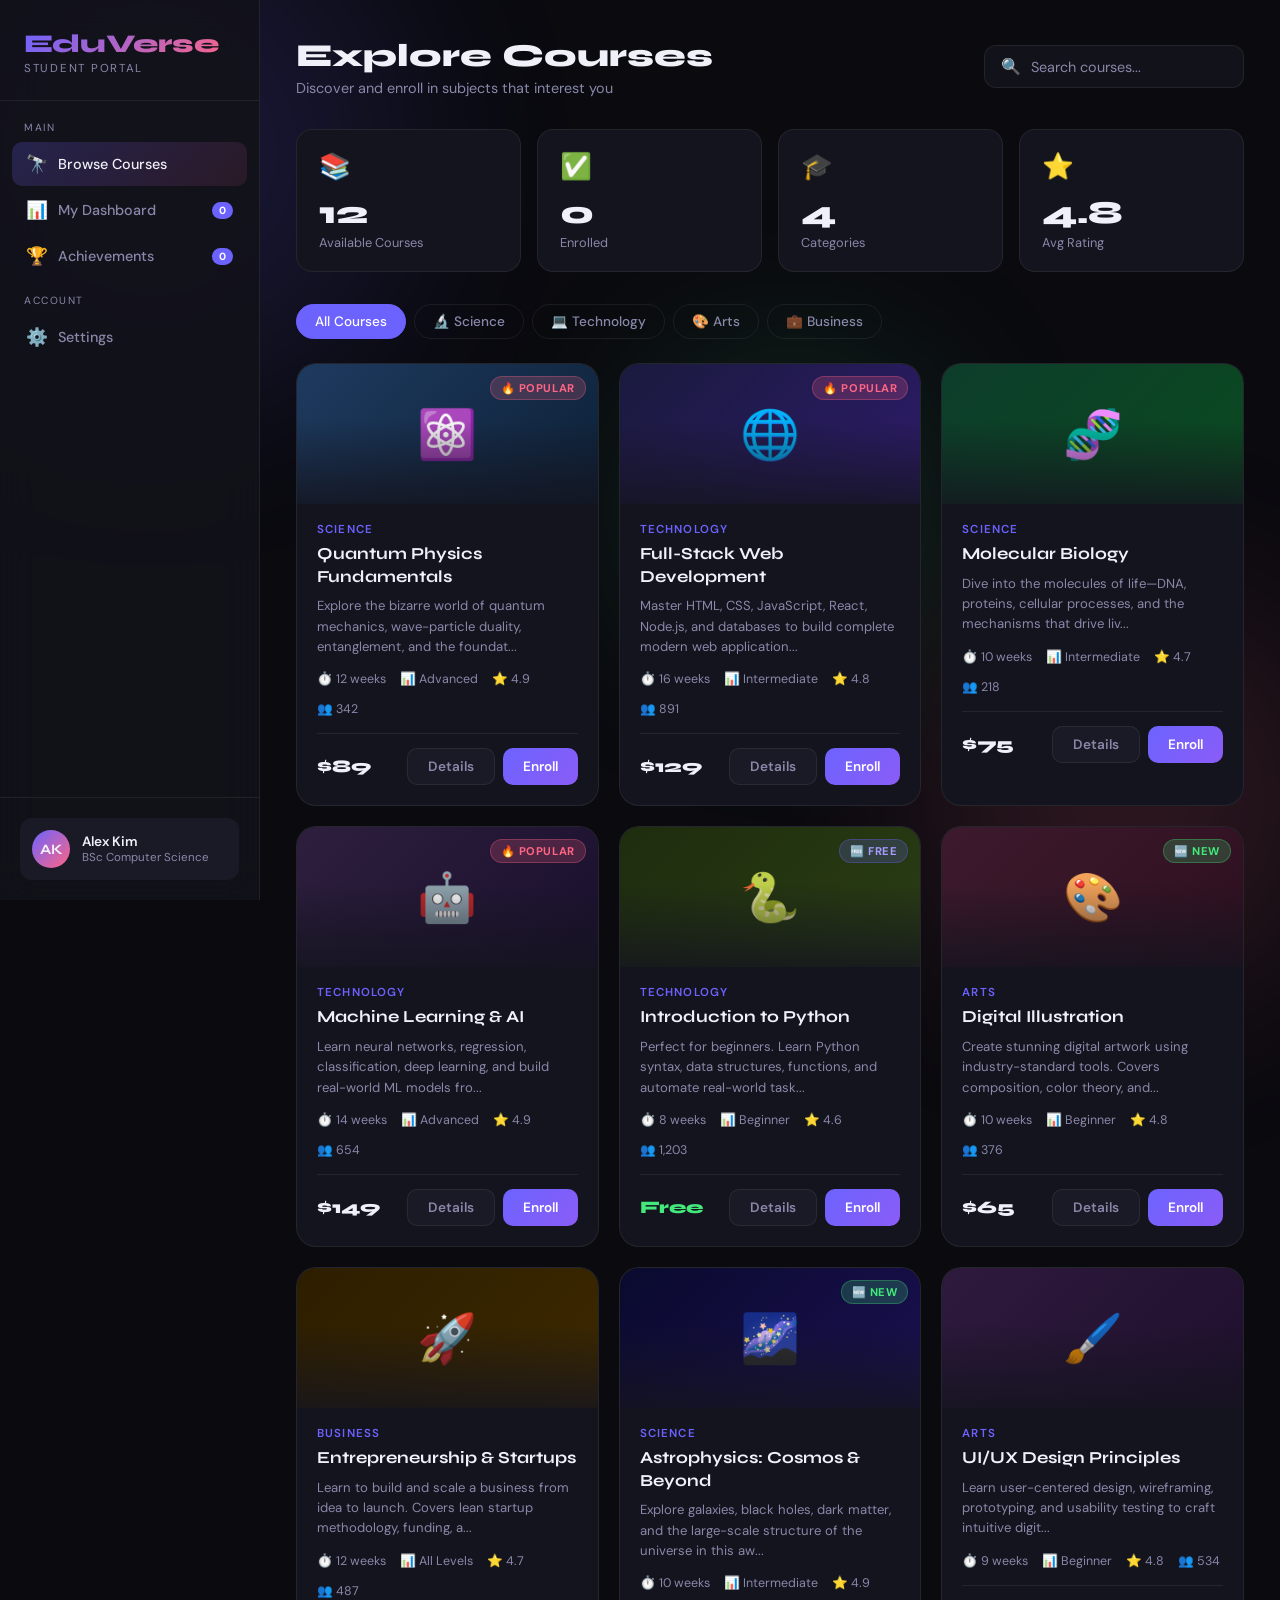
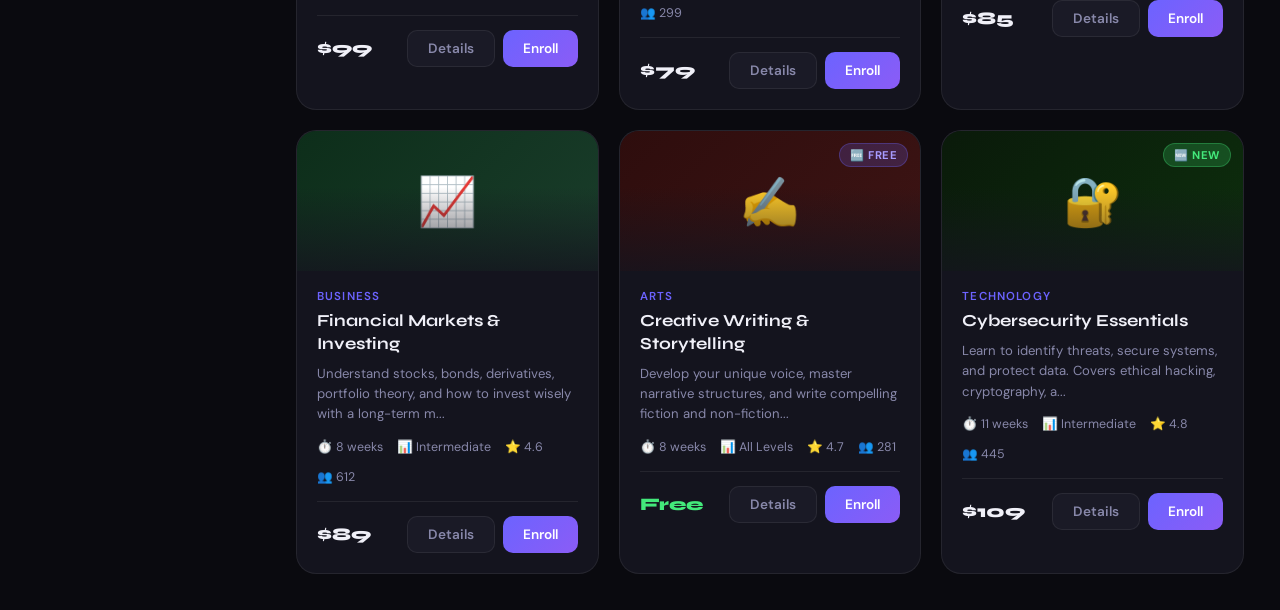
<file: index.html>
<!DOCTYPE html>
<html lang="en">
<head>
<meta charset="UTF-8">
<meta name="viewport" content="width=device-width, initial-scale=1.0">
<title>EduVerse — Browse Courses</title>
<link rel="stylesheet" href="style.css">
</head>
<body>

<div class="bg-orbs">
  <div class="orb orb1"></div>
  <div class="orb orb2"></div>
  <div class="orb orb3"></div>
</div>

<button class="hamburger" id="hamburger" onclick="toggleSidebar()">
  <span></span><span></span><span></span>
</button>

<div class="app">
  <!-- SIDEBAR -->
  <aside class="sidebar" id="sidebar">
    <div class="logo" onclick="location.href='index.html'">
      <div class="logo-mark">EduVerse</div>
      <div class="logo-sub">Student Portal</div>
    </div>
    <nav class="nav">
      <div class="nav-label">Main</div>
      <a class="nav-item active" href="index.html" data-page="browse">
        <span class="nav-icon">🔭</span> Browse Courses
      </a>
      <a class="nav-item" href="dashboard.html" data-page="dashboard">
        <span class="nav-icon">📊</span> My Dashboard
        <span class="nav-badge" id="dash-badge">0</span>
      </a>
      <a class="nav-item" href="achievements.html" data-page="achievements">
        <span class="nav-icon">🏆</span> Achievements
        <span class="nav-badge" id="achieve-badge">0</span>
      </a>
      <div class="nav-label" style="margin-top:16px">Account</div>
      <a class="nav-item" href="#" onclick="showToast('Settings coming soon!');return false">
        <span class="nav-icon">⚙️</span> Settings
      </a>
    </nav>
    <div class="sidebar-footer">
      <div class="user-card">
        <div class="avatar">AK</div>
        <div>
          <div class="user-name">Alex Kim</div>
          <div class="user-role">BSc Computer Science</div>
        </div>
      </div>
    </div>
  </aside>

  <!-- MAIN -->
  <main class="main">
    <div class="page-header">
      <div>
        <div class="page-title">Explore Courses</div>
        <div class="page-sub">Discover and enroll in subjects that interest you</div>
      </div>
      <div class="search-bar">
        <span>🔍</span>
        <input type="text" id="search-input" placeholder="Search courses..." oninput="renderCourses()">
      </div>
    </div>

    <div class="stats-row">
      <div class="stat-card">
        <div class="stat-icon">📚</div>
        <div class="stat-val">12</div>
        <div class="stat-label">Available Courses</div>
      </div>
      <div class="stat-card">
        <div class="stat-icon">✅</div>
        <div class="stat-val" id="stat-enrolled">0</div>
        <div class="stat-label">Enrolled</div>
      </div>
      <div class="stat-card">
        <div class="stat-icon">🎓</div>
        <div class="stat-val">4</div>
        <div class="stat-label">Categories</div>
      </div>
      <div class="stat-card">
        <div class="stat-icon">⭐</div>
        <div class="stat-val">4.8</div>
        <div class="stat-label">Avg Rating</div>
      </div>
    </div>

    <div class="filters">
      <button class="filter-btn active" onclick="setFilter(this,'all')">All Courses</button>
      <button class="filter-btn" onclick="setFilter(this,'Science')">🔬 Science</button>
      <button class="filter-btn" onclick="setFilter(this,'Technology')">💻 Technology</button>
      <button class="filter-btn" onclick="setFilter(this,'Arts')">🎨 Arts</button>
      <button class="filter-btn" onclick="setFilter(this,'Business')">💼 Business</button>
    </div>

    <div class="courses-grid" id="courses-grid"></div>
  </main>
</div>

<!-- MODAL -->
<div class="modal-overlay" id="modal-overlay" onclick="closeModal(event)">
  <div class="modal">
    <div class="modal-header">
      <div></div>
      <button class="modal-close" onclick="closeModalBtn()">✕</button>
    </div>
    <div class="modal-body" id="modal-body"></div>
  </div>
</div>

<div id="toast-container" style="position:fixed;bottom:24px;right:24px;z-index:9999;display:flex;flex-direction:column;gap:10px"></div>

<script src="shared.js"></script>
<script>
let activeFilter = 'all';
let activeModalId = null;

function renderCourses() {
  const enrolled = getEnrolled();
  const grid = document.getElementById('courses-grid');
  const q = document.getElementById('search-input').value.toLowerCase();
  const filtered = COURSES.filter(c => {
    const matchCat = activeFilter === 'all' || c.cat === activeFilter;
    const matchQ   = c.title.toLowerCase().includes(q) || c.cat.toLowerCase().includes(q) || c.desc.toLowerCase().includes(q);
    return matchCat && matchQ;
  });

  grid.innerHTML = filtered.length === 0 ? `
    <div class="empty-state" style="grid-column:1/-1">
      <div class="icon">🔍</div><h3>No courses found</h3><p>Try a different search or category.</p>
    </div>` : '';

  filtered.forEach((c, i) => {
    const isEnrolled = enrolled.has(c.id);
    const card = document.createElement('div');
    card.className = 'course-card';
    card.style.animationDelay = (i * 0.05) + 's';
    card.innerHTML = `
      <div class="course-banner" style="background:${c.color}">
        ${c.icon}
        ${c.badge ? `<span class="course-badge badge-${c.badge}">${c.badge==='new'?'🆕 New':c.badge==='pop'?'🔥 Popular':'🆓 Free'}</span>` : ''}
      </div>
      <div class="course-body">
        <div class="course-cat">${c.cat}</div>
        <div class="course-title">${c.title}</div>
        <div class="course-desc">${c.desc.substring(0,100)}...</div>
        <div class="course-meta">
          <span class="meta-item">⏱️ ${c.duration}</span>
          <span class="meta-item">📊 ${c.level}</span>
          <span class="meta-item">⭐ ${c.rating}</span>
          <span class="meta-item">👥 ${c.students.toLocaleString()}</span>
        </div>
        <div class="course-footer">
          <div class="course-price ${c.price==='Free'?'free':''}">${c.price}</div>
          <div style="display:flex;gap:8px">
            <button class="enroll-btn outline" onclick="openModal(${c.id});event.stopPropagation()">Details</button>
            <button class="enroll-btn ${isEnrolled?'enrolled':'primary'}" onclick="toggleEnroll(${c.id});event.stopPropagation()">
              ${isEnrolled ? '✓ Enrolled' : 'Enroll'}
            </button>
          </div>
        </div>
      </div>`;
    card.onclick = () => openModal(c.id);
    grid.appendChild(card);
  });

  document.getElementById('stat-enrolled').textContent = enrolled.size;
  refreshNavBadges();
}

function setFilter(btn, cat) {
  document.querySelectorAll('.filter-btn').forEach(b => b.classList.remove('active'));
  btn.classList.add('active');
  activeFilter = cat;
  renderCourses();
}

function toggleEnroll(id) {
  const enrolled = getEnrolled();
  const prog = getProgress();
  const c = COURSES.find(x => x.id === id);
  if (enrolled.has(id)) {
    enrolled.delete(id);
    delete prog[id];
    showToast(`Dropped: ${c.title}`, true);
  } else {
    enrolled.add(id);
    prog[id] = Math.floor(Math.random() * 40) + 5;
    showToast(`Enrolled in: ${c.title}`);
  }
  saveEnrolled(enrolled);
  saveProgress(prog);
  renderCourses();
  if (activeModalId === id) openModal(id);
}

function openModal(id) {
  const c = COURSES.find(x => x.id === id);
  activeModalId = id;
  const isEnrolled = getEnrolled().has(id);
  document.getElementById('modal-body').innerHTML = `
    <div class="modal-banner" style="background:${c.color}">${c.icon}</div>
    <div class="modal-cat">${c.cat}</div>
    <div class="modal-title">${c.title}</div>
    <div class="modal-desc">${c.desc}</div>
    <div class="modal-details">
      <div class="detail-item"><div class="detail-label">Duration</div><div class="detail-val">⏱️ ${c.duration}</div></div>
      <div class="detail-item"><div class="detail-label">Level</div><div class="detail-val">📊 ${c.level}</div></div>
      <div class="detail-item"><div class="detail-label">Credits</div><div class="detail-val">🎓 ${c.credits} credits</div></div>
      <div class="detail-item"><div class="detail-label">Students</div><div class="detail-val">👥 ${c.students.toLocaleString()}</div></div>
      <div class="detail-item"><div class="detail-label">Rating</div><div class="detail-val">⭐ ${c.rating}/5.0</div></div>
      <div class="detail-item"><div class="detail-label">Price</div><div class="detail-val">${c.price}</div></div>
    </div>
    <button class="modal-enroll-btn ${isEnrolled?'enrolled':''}" onclick="toggleEnroll(${id})">
      ${isEnrolled ? '✓ Already Enrolled — Click to Drop' : `Enroll Now — ${c.price}`}
    </button>`;
  document.getElementById('modal-overlay').classList.add('open');
}

function closeModal(e) { if (e.target === document.getElementById('modal-overlay')) closeModalBtn(); }
function closeModalBtn() { document.getElementById('modal-overlay').classList.remove('open'); activeModalId = null; }
function toggleSidebar() { document.getElementById('sidebar').classList.toggle('open'); }

// Init
renderCourses();
refreshNavBadges();
</script>
</body>
</html>
</file>
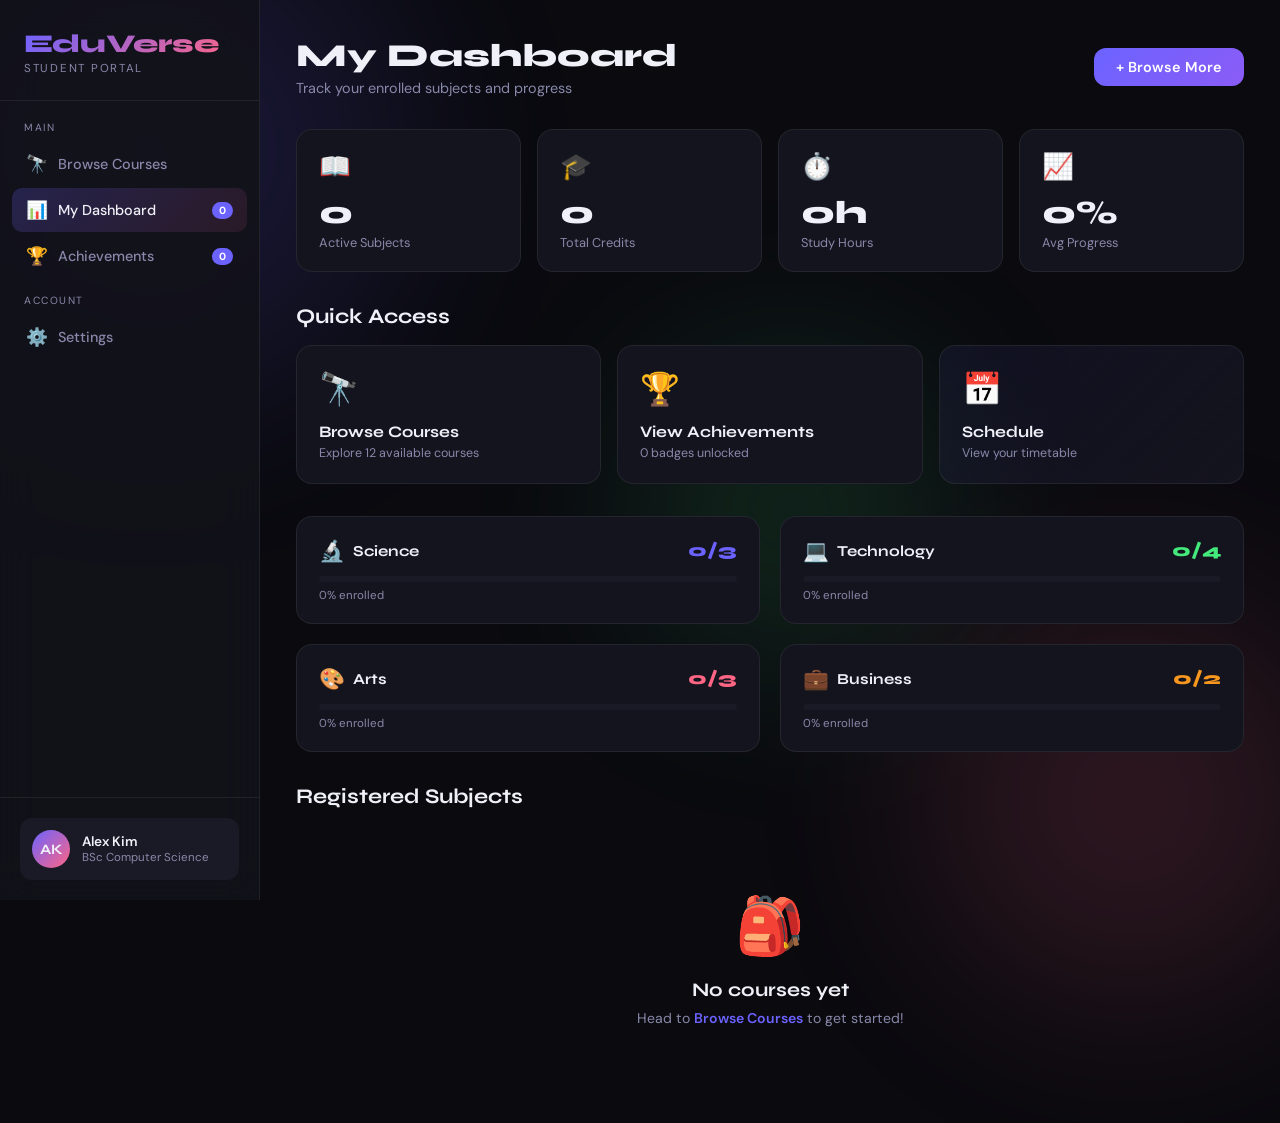
<file: dashboard.html>
<!DOCTYPE html>
<html lang="en">
<head>
<meta charset="UTF-8">
<meta name="viewport" content="width=device-width, initial-scale=1.0">
<title>EduVerse — My Dashboard</title>
<link rel="stylesheet" href="style.css">
</head>
<body>

<div class="bg-orbs">
  <div class="orb orb1"></div>
  <div class="orb orb2"></div>
  <div class="orb orb3"></div>
</div>

<button class="hamburger" id="hamburger" onclick="toggleSidebar()">
  <span></span><span></span><span></span>
</button>

<div class="app">
  <!-- SIDEBAR -->
  <aside class="sidebar" id="sidebar">
    <div class="logo" onclick="location.href='index.html'">
      <div class="logo-mark">EduVerse</div>
      <div class="logo-sub">Student Portal</div>
    </div>
    <nav class="nav">
      <div class="nav-label">Main</div>
      <a class="nav-item" href="index.html" data-page="browse">
        <span class="nav-icon">🔭</span> Browse Courses
      </a>
      <a class="nav-item active" href="dashboard.html" data-page="dashboard">
        <span class="nav-icon">📊</span> My Dashboard
        <span class="nav-badge" id="dash-badge">0</span>
      </a>
      <a class="nav-item" href="achievements.html" data-page="achievements">
        <span class="nav-icon">🏆</span> Achievements
        <span class="nav-badge" id="achieve-badge">0</span>
      </a>
      <div class="nav-label" style="margin-top:16px">Account</div>
      <a class="nav-item" href="#" onclick="showToast('Settings coming soon!');return false">
        <span class="nav-icon">⚙️</span> Settings
      </a>
    </nav>
    <div class="sidebar-footer">
      <div class="user-card">
        <div class="avatar">AK</div>
        <div>
          <div class="user-name">Alex Kim</div>
          <div class="user-role">BSc Computer Science</div>
        </div>
      </div>
    </div>
  </aside>

  <!-- MAIN -->
  <main class="main">
    <div class="page-header">
      <div>
        <div class="page-title">My Dashboard</div>
        <div class="page-sub">Track your enrolled subjects and progress</div>
      </div>
      <a href="index.html" style="padding:10px 22px;border-radius:12px;background:linear-gradient(135deg,var(--accent),#8b5cf6);color:white;text-decoration:none;font-weight:600;font-size:0.9rem;font-family:'DM Sans',sans-serif;transition:opacity 0.2s" onmouseover="this.style.opacity=0.85" onmouseout="this.style.opacity=1">+ Browse More</a>
    </div>

    <!-- STATS -->
    <div class="stats-row">
      <div class="stat-card">
        <div class="stat-icon">📖</div>
        <div class="stat-val" id="dash-count">0</div>
        <div class="stat-label">Active Subjects</div>
      </div>
      <div class="stat-card">
        <div class="stat-icon">🎓</div>
        <div class="stat-val" id="dash-credits">0</div>
        <div class="stat-label">Total Credits</div>
      </div>
      <div class="stat-card">
        <div class="stat-icon">⏱️</div>
        <div class="stat-val" id="dash-hours">0h</div>
        <div class="stat-label">Study Hours</div>
      </div>
      <div class="stat-card">
        <div class="stat-icon">📈</div>
        <div class="stat-val" id="dash-progress">0%</div>
        <div class="stat-label">Avg Progress</div>
      </div>
    </div>

    <!-- QUICK LINKS -->
    <div class="section-title" style="margin-bottom:16px">Quick Access</div>
    <div class="quick-cards" style="margin-bottom:32px">
      <a class="quick-card" href="index.html">
        <div class="quick-card-icon">🔭</div>
        <div class="quick-card-title">Browse Courses</div>
        <div class="quick-card-sub">Explore 12 available courses</div>
      </a>
      <a class="quick-card" href="achievements.html">
        <div class="quick-card-icon">🏆</div>
        <div class="quick-card-title">View Achievements</div>
        <div class="quick-card-sub" id="quick-achieve-sub">0 badges unlocked</div>
      </a>
      <a class="quick-card" href="index.html" style="background:linear-gradient(135deg,rgba(108,99,255,0.08),var(--card-bg))">
        <div class="quick-card-icon">📅</div>
        <div class="quick-card-title">Schedule</div>
        <div class="quick-card-sub">View your timetable</div>
      </a>
    </div>

    <!-- CATEGORY BREAKDOWN -->
    <div style="display:grid;grid-template-columns:1fr 1fr;gap:20px;margin-bottom:32px" id="category-breakdown"></div>

    <!-- ENROLLED LIST -->
    <div class="section-title">Registered Subjects</div>
    <div class="enrolled-list" id="enrolled-list"></div>
  </main>
</div>

<div id="toast-container" style="position:fixed;bottom:24px;right:24px;z-index:9999;display:flex;flex-direction:column;gap:10px"></div>

<script src="shared.js"></script>
<script>
function dropCourse(id) {
  const enrolled = getEnrolled();
  const prog = getProgress();
  const c = COURSES.find(x => x.id === id);
  enrolled.delete(id);
  delete prog[id];
  saveEnrolled(enrolled);
  saveProgress(prog);
  showToast(`Dropped: ${c.title}`, true);
  renderDashboard();
}

function renderCategoryBreakdown(enrolled) {
  const cats = ['Science','Technology','Arts','Business'];
  const colors = { Science:'#6c63ff', Technology:'#43e97b', Arts:'#ff6584', Business:'#f7971e' };
  const icons  = { Science:'🔬', Technology:'💻', Arts:'🎨', Business:'💼' };
  const container = document.getElementById('category-breakdown');
  container.innerHTML = '';
  cats.forEach(cat => {
    const count = [...enrolled].filter(id => COURSES.find(c=>c.id===id)?.cat===cat).length;
    const total = COURSES.filter(c=>c.cat===cat).length;
    const pct = Math.round(count/total*100);
    const div = document.createElement('div');
    div.style.cssText = `background:var(--card-bg);border:1px solid var(--border);border-radius:16px;padding:20px 22px;transition:transform 0.2s`;
    div.onmouseover = ()=>div.style.transform='translateY(-2px)';
    div.onmouseout  = ()=>div.style.transform='';
    div.innerHTML = `
      <div style="display:flex;align-items:center;justify-content:space-between;margin-bottom:12px">
        <div style="display:flex;align-items:center;gap:8px">
          <span style="font-size:1.3rem">${icons[cat]}</span>
          <span style="font-family:'Syne',sans-serif;font-weight:700;font-size:0.95rem">${cat}</span>
        </div>
        <span style="font-family:'Syne',sans-serif;font-weight:800;font-size:1.1rem;color:${colors[cat]}">${count}/${total}</span>
      </div>
      <div style="height:6px;background:var(--surface2);border-radius:10px;overflow:hidden">
        <div style="height:100%;width:${pct}%;border-radius:10px;background:${colors[cat]};transition:width 1s ease"></div>
      </div>
      <div style="font-size:0.72rem;color:var(--muted);margin-top:6px">${pct}% enrolled</div>`;
    container.appendChild(div);
  });
}

function renderDashboard() {
  const enrolled = getEnrolled();
  const prog = getProgress();

  // Stats
  const count = enrolled.size;
  const totalCredits = [...enrolled].reduce((s,id)=>s+(COURSES.find(c=>c.id===id)?.credits||0),0);
  const avgProg = count>0 ? Math.round(Object.values(prog).reduce((a,b)=>a+b,0)/count) : 0;
  const xp = calcXP(enrolled);
  const earnedBadges = BADGES.filter(b=>b.cond(enrolled,xp)).length;

  document.getElementById('dash-count').textContent    = count;
  document.getElementById('dash-credits').textContent  = totalCredits;
  document.getElementById('dash-hours').textContent    = (count*3)+'h';
  document.getElementById('dash-progress').textContent = avgProg+'%';
  document.getElementById('quick-achieve-sub').textContent = `${earnedBadges} badges unlocked`;
  refreshNavBadges();
  renderCategoryBreakdown(enrolled);

  // Enrolled list
  const list = document.getElementById('enrolled-list');
  if (count === 0) {
    list.innerHTML = `
      <div class="empty-state">
        <div class="icon">🎒</div>
        <h3>No courses yet</h3>
        <p>Head to <a href="index.html">Browse Courses</a> to get started!</p>
      </div>`;
    return;
  }
  list.innerHTML = '';
  [...enrolled].forEach((id, i) => {
    const c = COURSES.find(x=>x.id===id);
    const p = prog[id]||0;
    const card = document.createElement('div');
    card.className = 'enrolled-card';
    card.style.animationDelay = (i*0.06)+'s';
    card.innerHTML = `
      <div class="enrolled-icon" style="background:${c.color}">${c.icon}</div>
      <div class="enrolled-info">
        <div class="enrolled-name">${c.title}</div>
        <div class="enrolled-cat">${c.cat} · ${c.level} · ${c.credits} Credits</div>
        <div class="progress-wrap">
          <div class="progress-label"><span>Progress</span><span>${p}%</span></div>
          <div class="progress-bar"><div class="progress-fill" style="width:${p}%"></div></div>
        </div>
      </div>
      <div class="enrolled-actions">
        <button class="btn-sm btn-continue" onclick="showToast('Opening ${c.title}...')">Continue ▶</button>
        <button class="btn-sm btn-drop" onclick="dropCourse(${id})">Drop</button>
      </div>`;
    list.appendChild(card);
  });
}

function toggleSidebar() { document.getElementById('sidebar').classList.toggle('open'); }

// Init
renderDashboard();
</script>
</body>
</html>
</file>
<file: style.css>
@import url('https://fonts.googleapis.com/css2?family=Syne:wght@400;600;700;800&family=DM+Sans:ital,opsz,wght@0,9..40,300;0,9..40,400;0,9..40,500;1,9..40,300&display=swap');

:root {
  --bg: #0a0a0f;
  --surface: #12121a;
  --surface2: #1a1a26;
  --border: rgba(255,255,255,0.07);
  --accent: #6c63ff;
  --accent2: #ff6584;
  --accent3: #43e97b;
  --text: #f0f0f8;
  --muted: #8888aa;
  --card-bg: #14141e;
}

* { margin:0; padding:0; box-sizing:border-box; }

body {
  font-family: 'DM Sans', sans-serif;
  background: var(--bg);
  color: var(--text);
  min-height: 100vh;
  overflow-x: hidden;
}

/* ---- ANIMATED BG ---- */
.bg-orbs { position:fixed; inset:0; pointer-events:none; z-index:0; }
.orb { position:absolute; border-radius:50%; filter:blur(100px); opacity:0.15; animation:drift 20s ease-in-out infinite alternate; }
.orb1 { width:500px;height:500px;background:var(--accent);top:-100px;left:-100px;animation-duration:25s; }
.orb2 { width:400px;height:400px;background:var(--accent2);bottom:-100px;right:-50px;animation-duration:30s;animation-delay:-10s; }
.orb3 { width:300px;height:300px;background:var(--accent3);top:40%;left:50%;animation-duration:20s;animation-delay:-5s; }
@keyframes drift { from{transform:translate(0,0) scale(1)} to{transform:translate(60px,40px) scale(1.1)} }

/* ---- LAYOUT ---- */
.app { display:flex; min-height:100vh; position:relative; z-index:1; }

/* ---- SIDEBAR ---- */
.sidebar {
  width:260px; background:rgba(18,18,26,0.9); backdrop-filter:blur(20px);
  border-right:1px solid var(--border); display:flex; flex-direction:column;
  position:fixed; left:0; top:0; height:100vh; z-index:100;
  transition:transform 0.3s ease;
}
.logo { padding:28px 24px 24px; border-bottom:1px solid var(--border); cursor:pointer; }
.logo-mark {
  font-family:'Syne',sans-serif; font-size:1.6rem; font-weight:800;
  background:linear-gradient(135deg,var(--accent),var(--accent2));
  -webkit-background-clip:text; -webkit-text-fill-color:transparent; background-clip:text;
}
.logo-sub { font-size:0.72rem;color:var(--muted);letter-spacing:0.15em;text-transform:uppercase;margin-top:2px; }
.nav { padding:20px 12px; flex:1; }
.nav-label { font-size:0.65rem;letter-spacing:0.15em;text-transform:uppercase;color:var(--muted);padding:0 12px 8px; }
.nav-item {
  display:flex;align-items:center;gap:12px;padding:11px 14px;
  border-radius:10px;cursor:pointer;margin-bottom:2px;text-decoration:none;
  transition:all 0.2s;color:var(--muted);font-size:0.9rem;font-weight:500;
}
.nav-item:hover { background:var(--surface2);color:var(--text); }
.nav-item.active { background:linear-gradient(135deg,rgba(108,99,255,0.22),rgba(255,101,132,0.1));color:var(--text); }
.nav-item.active .nav-icon { color:var(--accent); }
.nav-icon { font-size:1.1rem;width:20px;text-align:center; }
.nav-badge { margin-left:auto;background:var(--accent);color:white;font-size:0.65rem;font-weight:700;padding:2px 7px;border-radius:20px; }
.sidebar-footer { padding:20px;border-top:1px solid var(--border); }
.user-card { display:flex;align-items:center;gap:12px;padding:12px;background:var(--surface2);border-radius:12px; }
.avatar { width:38px;height:38px;border-radius:50%;background:linear-gradient(135deg,var(--accent),var(--accent2));display:flex;align-items:center;justify-content:center;font-family:'Syne',sans-serif;font-weight:700;font-size:0.9rem; }
.user-name { font-size:0.85rem;font-weight:600; }
.user-role { font-size:0.72rem;color:var(--muted); }

/* ---- MAIN ---- */
.main { margin-left:260px;flex:1;padding:36px;min-height:100vh; }
.page-header { display:flex;align-items:center;justify-content:space-between;margin-bottom:32px;flex-wrap:wrap;gap:16px; }
.page-title { font-family:'Syne',sans-serif;font-size:2rem;font-weight:800; }
.page-sub { color:var(--muted);font-size:0.9rem;margin-top:4px; }

/* ---- STATS ROW ---- */
.stats-row { display:grid;grid-template-columns:repeat(auto-fit,minmax(180px,1fr));gap:16px;margin-bottom:32px; }
.stat-card { background:var(--card-bg);border:1px solid var(--border);border-radius:16px;padding:20px 22px;transition:transform 0.2s,border-color 0.2s; }
.stat-card:hover { transform:translateY(-3px);border-color:rgba(108,99,255,0.3); }
.stat-icon { font-size:1.6rem;margin-bottom:10px; }
.stat-val { font-family:'Syne',sans-serif;font-size:2rem;font-weight:800; }
.stat-label { color:var(--muted);font-size:0.8rem;margin-top:2px; }

/* ---- ANIMATIONS ---- */
@keyframes fadeUp { from{opacity:0;transform:translateY(20px)} to{opacity:1;transform:translateY(0)} }
@keyframes toastIn { from{opacity:0;transform:translateX(20px)} to{opacity:1;transform:translateX(0)} }
@keyframes toastOut { to{opacity:0;transform:translateX(20px)} }

/* ---- SEARCH ---- */
.search-bar { display:flex;align-items:center;gap:10px;background:var(--surface);border:1px solid var(--border);border-radius:12px;padding:10px 16px;min-width:260px; }
.search-bar input { background:none;border:none;outline:none;color:var(--text);font-family:'DM Sans',sans-serif;font-size:0.9rem;width:100%; }
.search-bar input::placeholder { color:var(--muted); }

/* ---- FILTERS ---- */
.filters { display:flex;gap:8px;margin-bottom:24px;flex-wrap:wrap; }
.filter-btn { padding:8px 18px;border-radius:30px;border:1px solid var(--border);background:transparent;color:var(--muted);cursor:pointer;font-family:'DM Sans',sans-serif;font-size:0.85rem;font-weight:500;transition:all 0.2s; }
.filter-btn:hover { border-color:var(--accent);color:var(--text); }
.filter-btn.active { background:var(--accent);border-color:var(--accent);color:white; }

/* ---- COURSE CARDS ---- */
.courses-grid { display:grid;grid-template-columns:repeat(auto-fill,minmax(290px,1fr));gap:20px; }
.course-card { background:var(--card-bg);border:1px solid var(--border);border-radius:20px;overflow:hidden;transition:transform 0.25s,box-shadow 0.25s,border-color 0.25s;cursor:pointer;animation:fadeUp 0.5s ease both; }
.course-card:hover { transform:translateY(-6px);box-shadow:0 20px 60px rgba(0,0,0,0.4);border-color:rgba(108,99,255,0.3); }
.course-banner { height:140px;position:relative;overflow:hidden;display:flex;align-items:center;justify-content:center;font-size:3rem; }
.course-banner::after { content:'';position:absolute;inset:0;background:linear-gradient(to bottom,transparent 40%,rgba(20,20,30,0.8)); }
.course-badge { position:absolute;top:12px;right:12px;z-index:1;padding:4px 10px;border-radius:20px;font-size:0.7rem;font-weight:700;text-transform:uppercase;letter-spacing:0.05em; }
.badge-new  { background:rgba(67,233,123,0.2); color:var(--accent3);border:1px solid rgba(67,233,123,0.3); }
.badge-pop  { background:rgba(255,101,132,0.2);color:var(--accent2);border:1px solid rgba(255,101,132,0.3); }
.badge-free { background:rgba(108,99,255,0.2); color:#a89cff;       border:1px solid rgba(108,99,255,0.3); }
.course-body { padding:18px 20px 20px; }
.course-cat { font-size:0.72rem;color:var(--accent);font-weight:600;text-transform:uppercase;letter-spacing:0.1em;margin-bottom:6px; }
.course-title { font-family:'Syne',sans-serif;font-size:1.05rem;font-weight:700;margin-bottom:8px;line-height:1.35; }
.course-desc { font-size:0.82rem;color:var(--muted);line-height:1.55;margin-bottom:14px; }
.course-meta { display:flex;gap:14px;font-size:0.78rem;color:var(--muted);margin-bottom:16px;flex-wrap:wrap; }
.meta-item { display:flex;align-items:center;gap:5px; }
.course-footer { display:flex;align-items:center;justify-content:space-between;padding-top:14px;border-top:1px solid var(--border); }
.course-price { font-family:'Syne',sans-serif;font-size:1.1rem;font-weight:800; }
.course-price.free { color:var(--accent3); }
.enroll-btn { padding:9px 20px;border-radius:10px;border:none;cursor:pointer;font-family:'DM Sans',sans-serif;font-size:0.85rem;font-weight:600;transition:all 0.2s; }
.enroll-btn.primary { background:linear-gradient(135deg,var(--accent),#8b5cf6);color:white; }
.enroll-btn.primary:hover { opacity:0.85;transform:scale(1.03); }
.enroll-btn.enrolled { background:rgba(67,233,123,0.15);color:var(--accent3);border:1px solid rgba(67,233,123,0.3); }
.enroll-btn.outline { background:var(--surface2);color:var(--muted);border:1px solid var(--border); }

/* ---- MODAL ---- */
.modal-overlay { display:none;position:fixed;inset:0;background:rgba(0,0,0,0.75);backdrop-filter:blur(8px);z-index:200;align-items:center;justify-content:center; }
.modal-overlay.open { display:flex; }
.modal { background:var(--surface);border:1px solid var(--border);border-radius:24px;width:90%;max-width:560px;max-height:90vh;overflow-y:auto;animation:modalIn 0.3s ease; }
@keyframes modalIn { from{opacity:0;transform:scale(0.95) translateY(10px)} to{opacity:1;transform:scale(1) translateY(0)} }
.modal-header { padding:28px 30px 0;display:flex;justify-content:space-between;align-items:flex-start; }
.modal-close { width:34px;height:34px;border-radius:50%;background:var(--surface2);border:none;color:var(--muted);cursor:pointer;font-size:1.1rem;display:flex;align-items:center;justify-content:center;transition:all 0.2s; }
.modal-close:hover { background:var(--accent2);color:white; }
.modal-body { padding:20px 30px 30px; }
.modal-banner { height:120px;border-radius:16px;margin-bottom:20px;display:flex;align-items:center;justify-content:center;font-size:3.5rem; }
.modal-cat { font-size:0.75rem;color:var(--accent);font-weight:600;text-transform:uppercase;letter-spacing:0.1em;margin-bottom:6px; }
.modal-title { font-family:'Syne',sans-serif;font-size:1.5rem;font-weight:800;margin-bottom:12px; }
.modal-desc { color:var(--muted);font-size:0.9rem;line-height:1.65;margin-bottom:22px; }
.modal-details { display:grid;grid-template-columns:1fr 1fr;gap:12px;margin-bottom:22px; }
.detail-item { background:var(--surface2);border-radius:12px;padding:14px 16px; }
.detail-label { font-size:0.7rem;color:var(--muted);text-transform:uppercase;letter-spacing:0.1em;margin-bottom:4px; }
.detail-val { font-weight:600;font-size:0.95rem; }
.modal-enroll-btn { width:100%;padding:14px;border-radius:12px;border:none;cursor:pointer;font-family:'Syne',sans-serif;font-size:1rem;font-weight:700;background:linear-gradient(135deg,var(--accent),#8b5cf6);color:white;transition:all 0.2s; }
.modal-enroll-btn:hover { opacity:0.85;transform:translateY(-1px); }
.modal-enroll-btn.enrolled { background:rgba(67,233,123,0.15);color:var(--accent3);border:1px solid rgba(67,233,123,0.3); }

/* ---- EMPTY STATE ---- */
.empty-state { text-align:center;padding:60px 20px;color:var(--muted); }
.empty-state .icon { font-size:3.5rem;margin-bottom:16px; }
.empty-state h3 { font-family:'Syne',sans-serif;font-size:1.2rem;color:var(--text);margin-bottom:8px; }
.empty-state p { font-size:0.88rem; }
.empty-state a { color:var(--accent);text-decoration:none;font-weight:600; }

/* ---- HAMBURGER ---- */
.hamburger { display:none;position:fixed;top:16px;left:16px;z-index:150;width:42px;height:42px;background:var(--surface);border:1px solid var(--border);border-radius:10px;align-items:center;justify-content:center;cursor:pointer;flex-direction:column;gap:5px;border:1px solid var(--border); }
.hamburger span { display:block;width:18px;height:2px;background:var(--text);border-radius:2px;transition:all 0.3s; }

/* ---- DASHBOARD ---- */
.enrolled-list { display:flex;flex-direction:column;gap:14px; }
.enrolled-card { background:var(--card-bg);border:1px solid var(--border);border-radius:16px;padding:18px 22px;display:flex;align-items:center;gap:16px;transition:transform 0.2s,border-color 0.2s;animation:fadeUp 0.4s ease both; }
.enrolled-card:hover { transform:translateX(4px);border-color:rgba(108,99,255,0.25); }
.enrolled-icon { width:50px;height:50px;border-radius:14px;display:flex;align-items:center;justify-content:center;font-size:1.5rem;flex-shrink:0; }
.enrolled-info { flex:1; }
.enrolled-name { font-family:'Syne',sans-serif;font-weight:700;font-size:0.95rem;margin-bottom:3px; }
.enrolled-cat { font-size:0.78rem;color:var(--muted); }
.progress-wrap { margin-top:10px; }
.progress-label { display:flex;justify-content:space-between;font-size:0.72rem;color:var(--muted);margin-bottom:5px; }
.progress-bar { height:5px;background:var(--surface2);border-radius:10px;overflow:hidden; }
.progress-fill { height:100%;border-radius:10px;background:linear-gradient(90deg,var(--accent),var(--accent2));transition:width 1s ease; }
.enrolled-actions { display:flex;gap:8px;flex-shrink:0; }
.btn-sm { padding:7px 14px;border-radius:8px;border:none;cursor:pointer;font-family:'DM Sans',sans-serif;font-size:0.78rem;font-weight:600;transition:all 0.2s; }
.btn-continue { background:linear-gradient(135deg,var(--accent),#8b5cf6);color:white; }
.btn-continue:hover { opacity:0.85; }
.btn-drop { background:rgba(255,101,132,0.1);color:var(--accent2);border:1px solid rgba(255,101,132,0.2); }
.btn-drop:hover { background:rgba(255,101,132,0.2); }

/* ---- ACHIEVEMENTS ---- */
.xp-banner { background:var(--card-bg);border:1px solid var(--border);border-radius:20px;padding:28px 32px;margin-bottom:28px;display:flex;align-items:center;gap:28px;flex-wrap:wrap;position:relative;overflow:hidden; }
.xp-banner::before { content:'';position:absolute;inset:0;background:linear-gradient(135deg,rgba(108,99,255,0.08),rgba(255,101,132,0.05)); }
.xp-ring { width:90px;height:90px;border-radius:50%;flex-shrink:0;background:conic-gradient(var(--accent) var(--pct,0%),var(--surface2) 0%);display:flex;align-items:center;justify-content:center;position:relative; }
.xp-ring::after { content:'';position:absolute;width:70px;height:70px;border-radius:50%;background:var(--card-bg); }
.xp-ring-inner { position:relative;z-index:1;text-align:center;font-family:'Syne',sans-serif;font-weight:800;font-size:0.8rem;line-height:1.1; }
.xp-info { flex:1;min-width:200px; }
.xp-level { font-family:'Syne',sans-serif;font-size:1.5rem;font-weight:800;margin-bottom:4px; }
.xp-sub { color:var(--muted);font-size:0.85rem;margin-bottom:14px; }
.xp-bar-label { display:flex;justify-content:space-between;font-size:0.75rem;color:var(--muted);margin-bottom:6px; }
.xp-bar { height:8px;background:var(--surface2);border-radius:10px;overflow:hidden; }
.xp-bar-fill { height:100%;border-radius:10px;background:linear-gradient(90deg,var(--accent),var(--accent2));transition:width 1.2s ease; }
.xp-badges-preview { display:flex;gap:8px; }
.xp-badge-mini { width:44px;height:44px;border-radius:12px;display:flex;align-items:center;justify-content:center;font-size:1.3rem;background:var(--surface2);border:1px solid var(--border); }
.xp-badge-mini.earned { background:linear-gradient(135deg,rgba(108,99,255,0.2),rgba(255,101,132,0.15));border-color:rgba(108,99,255,0.4); }
.achieve-tabs { display:flex;gap:6px;margin-bottom:24px;background:var(--surface);border-radius:12px;padding:5px;width:fit-content; }
.achieve-tab { padding:8px 20px;border-radius:9px;border:none;cursor:pointer;font-family:'DM Sans',sans-serif;font-size:0.85rem;font-weight:600;color:var(--muted);background:transparent;transition:all 0.2s; }
.achieve-tab.active { background:var(--accent);color:white; }
.badges-grid { display:grid;grid-template-columns:repeat(auto-fill,minmax(200px,1fr));gap:16px;margin-bottom:32px; }
.badge-card { background:var(--card-bg);border:1px solid var(--border);border-radius:18px;padding:22px 18px;text-align:center;transition:transform 0.25s,border-color 0.25s,box-shadow 0.25s;position:relative;animation:fadeUp 0.5s ease both; }
.badge-card.locked { opacity:0.45;filter:grayscale(0.6); }
.badge-card:not(.locked):hover { transform:translateY(-5px);border-color:rgba(108,99,255,0.4);box-shadow:0 16px 40px rgba(108,99,255,0.15); }
.badge-card.legendary { border-color:rgba(255,200,50,0.3);background:linear-gradient(135deg,#1a1505,#14141e); }
.badge-icon-wrap { width:72px;height:72px;border-radius:50%;margin:0 auto 14px;display:flex;align-items:center;justify-content:center;font-size:2rem;position:relative; }
.badge-icon-wrap.common    { background:linear-gradient(135deg,#1e1e2e,#2a2a3d); }
.badge-icon-wrap.rare      { background:linear-gradient(135deg,#1a1040,#2d1f6e); }
.badge-icon-wrap.epic      { background:linear-gradient(135deg,#1f0a2d,#3d1f5e); }
.badge-icon-wrap.legendary { background:linear-gradient(135deg,#2d1f00,#4a3200);box-shadow:0 0 20px rgba(255,200,50,0.2); }
.badge-rarity { position:absolute;top:-4px;right:-4px;font-size:0.6rem;font-weight:700;padding:2px 6px;border-radius:10px;text-transform:uppercase;letter-spacing:0.05em; }
.rarity-common    { background:rgba(150,150,200,0.2);color:#aaa;border:1px solid rgba(150,150,200,0.3); }
.rarity-rare      { background:rgba(60,120,255,0.2); color:#7baeff;border:1px solid rgba(60,120,255,0.3); }
.rarity-epic      { background:rgba(160,60,255,0.2); color:#c07aff;border:1px solid rgba(160,60,255,0.3); }
.rarity-legendary { background:rgba(255,200,50,0.2); color:#ffc832;border:1px solid rgba(255,200,50,0.3); }
.badge-name { font-family:'Syne',sans-serif;font-weight:700;font-size:0.95rem;margin-bottom:5px; }
.badge-desc { font-size:0.75rem;color:var(--muted);line-height:1.5;margin-bottom:12px; }
.badge-xp { font-size:0.75rem;font-weight:600;color:var(--accent); }
.earned-stamp { position:absolute;top:12px;right:12px;width:24px;height:24px;border-radius:50%;background:var(--accent3);display:flex;align-items:center;justify-content:center;font-size:0.7rem;color:#000;font-weight:700; }
.milestones-list { display:flex;flex-direction:column;gap:14px; }
.milestone-card { background:var(--card-bg);border:1px solid var(--border);border-radius:16px;padding:18px 22px;display:flex;align-items:center;gap:16px;animation:fadeUp 0.4s ease both;transition:border-color 0.2s; }
.milestone-card.done { border-color:rgba(67,233,123,0.25); }
.milestone-icon-wrap { width:50px;height:50px;border-radius:14px;flex-shrink:0;display:flex;align-items:center;justify-content:center;font-size:1.5rem; }
.milestone-icon-wrap.done { background:rgba(67,233,123,0.12); }
.milestone-icon-wrap.pending { background:var(--surface2); }
.milestone-info { flex:1; }
.milestone-name { font-family:'Syne',sans-serif;font-weight:700;font-size:0.95rem;margin-bottom:3px; }
.milestone-desc { font-size:0.8rem;color:var(--muted);margin-bottom:10px; }
.milestone-bar { height:5px;background:var(--surface2);border-radius:10px;overflow:hidden; }
.milestone-fill { height:100%;border-radius:10px;transition:width 1s ease; }
.milestone-fill.done    { background:var(--accent3); }
.milestone-fill.pending { background:linear-gradient(90deg,var(--accent),var(--accent2)); }
.milestone-right { text-align:right;min-width:60px; }
.milestone-pct { font-family:'Syne',sans-serif;font-weight:800;font-size:1.1rem; }
.milestone-pct.done { color:var(--accent3); }
.milestone-xp { font-size:0.72rem;color:var(--muted); }
.leaderboard-list { display:flex;flex-direction:column;gap:10px; }
.leader-card { background:var(--card-bg);border:1px solid var(--border);border-radius:14px;padding:14px 20px;display:flex;align-items:center;gap:14px;animation:fadeUp 0.4s ease both;transition:border-color 0.2s; }
.leader-card.you { border-color:rgba(108,99,255,0.4);background:linear-gradient(135deg,rgba(108,99,255,0.06),rgba(255,101,132,0.03)); }
.leader-rank { font-family:'Syne',sans-serif;font-weight:800;font-size:1.1rem;width:32px;text-align:center;color:var(--muted); }
.leader-rank.gold   { color:#ffc832; }
.leader-rank.silver { color:#c0c0c0; }
.leader-rank.bronze { color:#cd7f32; }
.leader-avatar { width:40px;height:40px;border-radius:50%;display:flex;align-items:center;justify-content:center;font-family:'Syne',sans-serif;font-weight:700;font-size:0.85rem;flex-shrink:0; }
.leader-info { flex:1; }
.leader-name { font-weight:600;font-size:0.9rem; }
.leader-course { font-size:0.75rem;color:var(--muted); }
.leader-xp { font-family:'Syne',sans-serif;font-weight:800;font-size:1rem;color:var(--accent); }

/* ---- SECTION TITLE ---- */
.section-title { font-family:'Syne',sans-serif;font-size:1.3rem;font-weight:700;margin-bottom:20px; }

/* ---- QUICK LINK CARD ---- */
.quick-cards { display:grid;grid-template-columns:repeat(auto-fit,minmax(220px,1fr));gap:16px;margin-bottom:32px; }
.quick-card { background:var(--card-bg);border:1px solid var(--border);border-radius:16px;padding:22px;text-decoration:none;color:var(--text);display:block;transition:transform 0.2s,border-color 0.2s,box-shadow 0.2s; }
.quick-card:hover { transform:translateY(-4px);border-color:rgba(108,99,255,0.35);box-shadow:0 12px 40px rgba(0,0,0,0.3); }
.quick-card-icon { font-size:2rem;margin-bottom:12px; }
.quick-card-title { font-family:'Syne',sans-serif;font-weight:700;font-size:1rem;margin-bottom:4px; }
.quick-card-sub { font-size:0.78rem;color:var(--muted); }

/* ---- RESPONSIVE ---- */
@media (max-width:768px) {
  .sidebar { transform:translateX(-100%); }
  .sidebar.open { transform:translateX(0); }
  .main { margin-left:0;padding:20px 16px;padding-top:70px; }
  .hamburger { display:flex; }
  .page-title { font-size:1.5rem; }
  .courses-grid { grid-template-columns:1fr; }
  .modal-details { grid-template-columns:1fr; }
  .enrolled-card { flex-wrap:wrap; }
  .enrolled-actions { width:100%;justify-content:flex-end; }
  .stats-row { grid-template-columns:repeat(2,1fr); }
  .search-bar { min-width:unset;width:100%; }
  .page-header { flex-direction:column;align-items:flex-start; }
}
</file>
